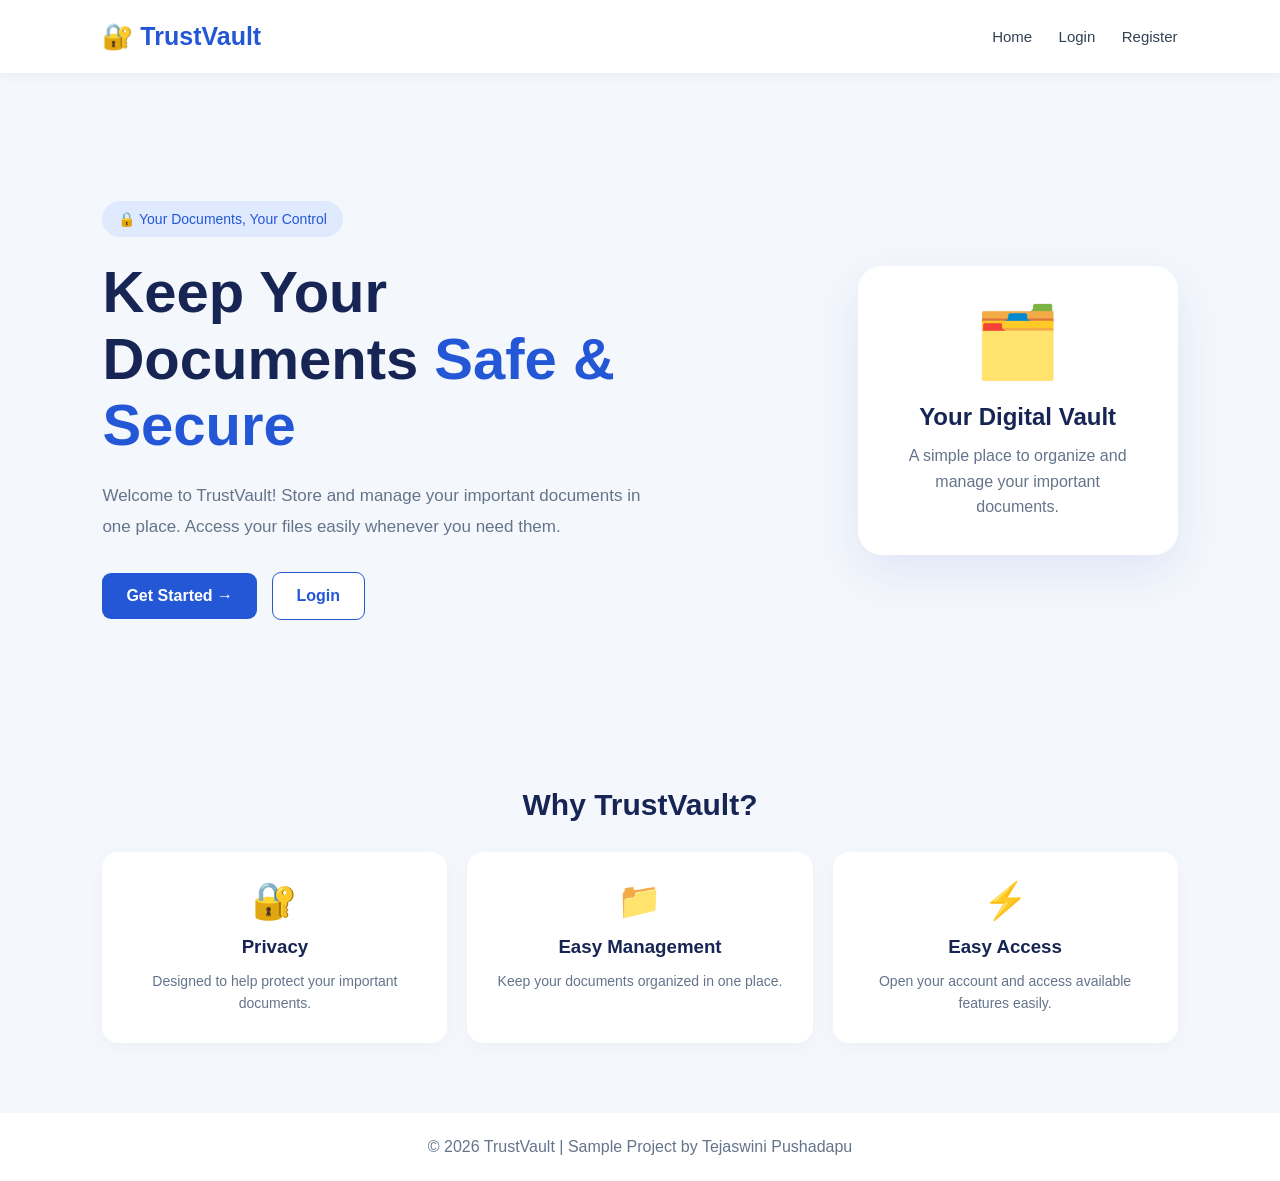
<file: templates/index.html>
<!DOCTYPE html>
<html lang="en">
<head>
    <meta charset="UTF-8">
    <meta name="viewport" content="width=device-width, initial-scale=1.0">
    <title>TrustVault | Secure Document Storage</title>
    <style>
        * {
            margin: 0;
            padding: 0;
            box-sizing: border-box;
        }

        body {
            font-family: Arial, sans-serif;
            background: #f4f7fc;
            color: #172554;
        }

        nav {
            display: flex;
            justify-content: space-between;
            align-items: center;
            padding: 22px 8%;
            background: white;
            box-shadow: 0 2px 12px #0000000d;
        }

        .logo {
            font-size: 25px;
            font-weight: bold;
            color: #2457d6;
        }

        nav a {
            text-decoration: none;
            color: #334155;
            margin-left: 22px;
            font-size: 15px;
        }

        .hero {
            min-height: 75vh;
            display: flex;
            align-items: center;
            justify-content: space-between;
            gap: 40px;
            padding: 70px 8%;
            flex-wrap: wrap;
        }

        .content {
            max-width: 560px;
        }

        .tag {
            display: inline-block;
            background: #e0eaff;
            color: #2457d6;
            padding: 10px 16px;
            border-radius: 25px;
            margin-bottom: 22px;
            font-size: 14px;
        }

        h1 {
            font-size: clamp(38px, 5vw, 58px);
            line-height: 1.15;
            margin-bottom: 22px;
        }

        h1 span {
            color: #2457d6;
        }

        .content p {
            color: #64748b;
            line-height: 1.8;
            font-size: 17px;
            margin-bottom: 30px;
        }

        .btn {
            display: inline-block;
            padding: 14px 24px;
            background: #2457d6;
            color: white;
            text-decoration: none;
            border-radius: 9px;
            margin-right: 10px;
            font-weight: bold;
        }

        .btn:hover {
            background: #1743b0;
        }

        .secondary {
            background: white;
            color: #2457d6;
            border: 1px solid #2457d6;
        }

        .visual {
            width: 320px;
            max-width: 100%;
            padding: 35px;
            border-radius: 24px;
            background: white;
            box-shadow: 0 18px 50px #1e40af18;
            text-align: center;
        }

        .icon {
            font-size: 70px;
            margin-bottom: 20px;
        }

        .visual h2 {
            margin-bottom: 12px;
        }

        .visual p {
            color: #64748b;
            line-height: 1.6;
        }

        .features {
            padding: 40px 8% 70px;
            text-align: center;
        }

        .features h2 {
            font-size: 30px;
            margin-bottom: 30px;
        }

        .cards {
            display: grid;
            grid-template-columns: repeat(auto-fit, minmax(200px, 1fr));
            gap: 20px;
        }

        .card {
            padding: 28px 20px;
            background: white;
            border-radius: 16px;
            box-shadow: 0 5px 20px #00000008;
        }

        .card .icon {
            font-size: 36px;
            margin-bottom: 14px;
        }

        .card h3 {
            margin-bottom: 12px;
        }

        .card p {
            color: #64748b;
            line-height: 1.6;
            font-size: 14px;
        }

        footer {
            text-align: center;
            padding: 25px;
            color: #64748b;
            background: white;
        }

        @media (max-width: 600px) {
            nav {
                padding: 18px 5%;
                flex-wrap: wrap;
                gap: 15px;
            }

            nav a {
                margin-left: 10px;
            }

            .hero {
                padding: 45px 6%;
            }

            .visual {
                margin: auto;
            }
        }
    </style>
</head>
<body>

    <nav>
        <div class="logo">🔐 TrustVault</div>
        <div>
            <a href="/">Home</a>
            <a href="/login">Login</a>
            <a href="/register">Register</a>
        </div>
    </nav>

    <section class="hero">
        <div class="content">
            <div class="tag">🔒 Your Documents, Your Control</div>
            <h1>Keep Your Documents <span>Safe & Secure</span></h1>
            <p>
                Welcome to TrustVault! Store and manage your important
                documents in one place. Access your files easily whenever
                you need them.
            </p>
            <a href="/register" class="btn">Get Started →</a>
            <a href="/login" class="btn secondary">Login</a>
        </div>

        <div class="visual">
            <div class="icon">🗂️</div>
            <h2>Your Digital Vault</h2>
            <p>A simple place to organize and manage your important documents.</p>
        </div>
    </section>

    <section class="features">
        <h2>Why TrustVault?</h2>
        <div class="cards">
            <div class="card">
                <div class="icon">🔐</div>
                <h3>Privacy</h3>
                <p>Designed to help protect your important documents.</p>
            </div>

            <div class="card">
                <div class="icon">📁</div>
                <h3>Easy Management</h3>
                <p>Keep your documents organized in one place.</p>
            </div>

            <div class="card">
                <div class="icon">⚡</div>
                <h3>Easy Access</h3>
                <p>Open your account and access available features easily.</p>
            </div>
        </div>
    </section>

    <footer>
        © 2026 TrustVault | Sample Project by Tejaswini Pushadapu
    </footer>

</body>
</html>
</file>
